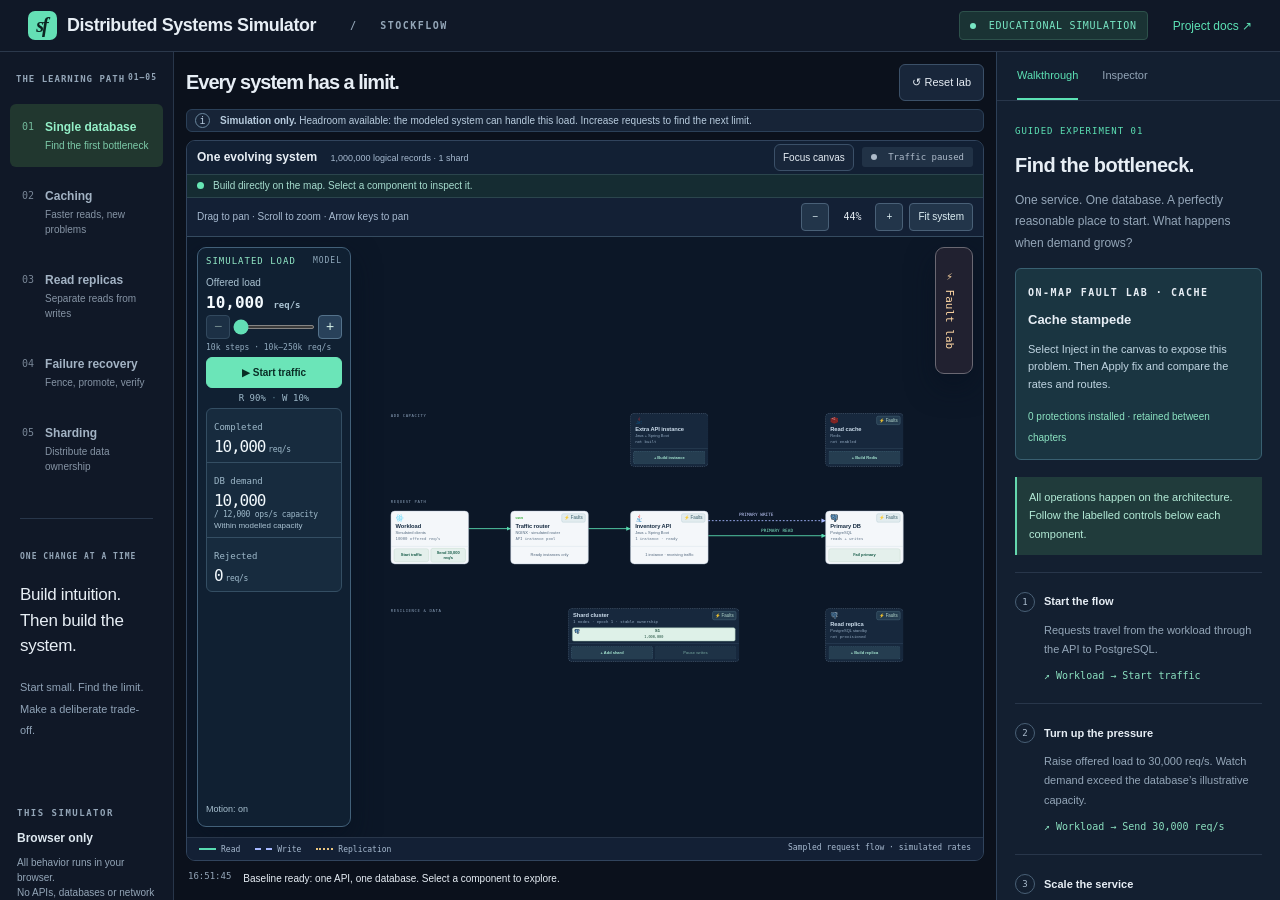
<file: index.html>
<!doctype html>
<html lang="en">
  <head>
    <meta charset="UTF-8" />
    <meta name="viewport" content="width=device-width, initial-scale=1" />
    <meta http-equiv="Content-Security-Policy" content="default-src 'self'; connect-src 'none'; script-src 'self'; style-src 'self' 'unsafe-inline'; img-src 'self'; base-uri 'none'" />
    <meta name="theme-color" content="#0c1727" />
    <title>Distributed Systems Simulator — StockFlow</title>
    <meta name="description" content="An interactive browser-only guide to distributed systems: caching, replication, sharding, failure recovery and data ownership." />
    <link rel="icon" type="image/svg+xml" sizes="any" href="./favicon.svg" />
    <link rel="stylesheet" href="./styles.css?v=database-lessons-1" />
  </head>
  <body>
    <a class="skip" href="#main">Skip to lab</a>
    <header class="topbar">
      <a class="brand" href="./" aria-label="Distributed Systems Simulator home"
        ><span class="brand-icon">s<span>f</span></span
        ><strong>Distributed Systems Simulator</strong></a
      ><span class="breadcrumb">/ &nbsp; STOCKFLOW</span>
      <div class="top-actions">
        <span class="mode"><i></i> EDUCATIONAL SIMULATION</span
        ><a
          class="repo-link"
          href="https://github.com/ArifMehmood16/stockflow"
          target="_blank"
          rel="noreferrer"
          >Project docs ↗</a
        >
      </div>
    </header>
    <div class="workspace">
      <aside class="rail" aria-label="Learning chapters">
        <div class="rail-heading">THE LEARNING PATH <span>01—05</span></div>
        <nav id="chapters"></nav>
        <div class="rail-note">
          <span class="tiny-label">ONE CHANGE AT A TIME</span>
          <p>Build intuition.<br />Then build the system.</p>
          <span
            >Start small. Find the limit.<br />Make a deliberate
            trade-off.</span
          >
        </div>
        <div class="budget">
          <span class="tiny-label">THIS SIMULATOR</span><b id="preview-mode">Browser only</b
          ><span id="preview-detail"
            >All behavior runs in your browser.<br />No APIs, databases or network load.</span
          >
          <div class="budget-line"><span></span></div>
          <small>1M virtual records · no dataset required<br />Assumptions: 22k req/s per API · 12k ops/s per DB · 80% cache hits</small>
        </div>
      </aside>
      <main id="main">
        <div class="page-heading">
          <div>
            <div class="eyebrow" id="chapter-number">
              EXPERIMENT 01 / THE BASELINE
            </div>
            <h1 id="lesson-title">Every system has a limit.</h1>
            <p id="lesson-subtitle">
              Follow a stock request. Then turn up the pressure.
            </p>
          </div>
          <button class="reset secondary" id="reset">↺ Reset lab</button>
        </div>
        <div class="notice">
          <span class="notice-mark">i</span>
          <p id="scale-notice"><strong>Simulation only.</strong> <span id="model-insight" aria-live="polite">Change one component at a time. All rates and failures are modeled.</span>
          </p>
        </div>
        <section class="architecture" aria-label="Interactive architecture">
          <div class="section-heading">
            <div>
              <span class="tiny-label">SIMULATED TOPOLOGY</span>
              <h2>
                One evolving system
                <span id="record-count">1,000,000 logical records</span>
              </h2>
            </div>
            <button id="focus-map" class="secondary" aria-pressed="false">
              Focus canvas
            </button>
            <div class="state-pill" id="run-state"><i></i> Traffic paused</div>
          </div>
          <div class="build-status" id="build-status" role="status">
            <span class="build-indicator"></span
            ><span id="build-message"
              >Build directly on the map. Select a component to inspect
              it.</span
            ><span class="build-mode">ILLUSTRATIVE LIFECYCLE</span>
          </div>
          <div class="canvas-toolbar" aria-label="Canvas controls">
            <span id="canvas-help">Drag to pan · Scroll to zoom · Arrow keys to pan</span>
            <button id="zoom-out" aria-label="Zoom out">−</button>
            <span id="zoom-level" aria-label="Canvas zoom">Fit</span>
            <button id="zoom-in" aria-label="Zoom in">+</button>
            <button id="fit-system">Fit system</button>
          </div>
          <div class="graph-scroll" tabindex="0" role="region" aria-label="Architecture canvas" aria-describedby="canvas-help">
            <div class="graph-stage">
              <div class="graph" id="graph">
                <svg class="edges" viewBox="0 0 1240 660" aria-hidden="true">
                  <defs></defs>
                  <g id="route-layer"></g>
                </svg>
                <div class="zone-label" style="left: 40px; top: 244px">
                  REQUEST PATH
                </div>
                <div class="zone-label" style="left: 40px; top: 50px">
                  ADD CAPACITY
                </div>
                <div class="zone-label" style="left: 40px; top: 490px">
                  RESILIENCE & DATA
                </div>
                <article
                  class="component-shell ready"
                  id="component-client"
                  style="left: 40px; top: 270px"
                  aria-label="Workload component"
                >
                  <button
                    class="node"
                    data-node="client"
                    aria-label="Inspect Workload"
                  >
                    <span class="node-top"
                      ><img
                        class="tech-logo"
                        src="./assets/react.svg"
                        alt=""
                      /><span class="node-state" id="client-status"
                        >READY</span
                      ></span
                    ><strong id="client-name">Workload</strong
                    ><span class="technology-name">Simulated clients</span
                    ><small id="client-meta">80 offered req/s</small>
                  </button>
                  <div class="component-action" id="client-actions"></div>
                  <div class="build-progress" aria-hidden="true">
                    <span></span>
                  </div>
                </article>
                <article
                  class="component-shell ready"
                  id="component-proxy"
                  style="left: 310px; top: 270px"
                  aria-label="Traffic router component"
                >
                  <button
                    class="node"
                    data-node="proxy"
                    aria-label="Inspect Traffic router"
                  >
                    <span class="node-top"
                      ><img
                        class="tech-logo"
                        src="./assets/nginx.svg"
                        alt=""
                      /><span class="node-state" id="proxy-status"
                        >READY</span
                      ></span
                    ><strong id="proxy-name">Traffic router</strong
                    ><span class="technology-name">NGINX · simulated router</span
                    ><small id="proxy-meta">API instance pool</small>
                  </button>
                  <div class="component-action" id="proxy-actions"></div>
                  <div class="build-progress" aria-hidden="true">
                    <span></span>
                  </div>
                </article>
                <article
                  class="component-shell ready"
                  id="component-api"
                  style="left: 580px; top: 270px"
                  aria-label="Inventory API component"
                >
                  <button
                    class="node"
                    data-node="api"
                    aria-label="Inspect Inventory API"
                  >
                    <span class="node-top"
                      ><img
                        class="tech-logo"
                        src="./assets/java.svg"
                        alt=""
                      /><span class="node-state" id="api-status"
                        >READY</span
                      ></span
                    ><strong id="api-name">Inventory API</strong
                    ><span class="technology-name">Java + Spring Boot</span
                    ><small id="api-meta">1 instance · ready</small>
                  </button>
                  <div class="component-action" id="api-actions"></div>
                  <div class="build-progress" aria-hidden="true">
                    <span></span>
                  </div>
                </article>
                <article
                  class="component-shell planned"
                  id="component-cache"
                  style="left: 1020px; top: 50px"
                  aria-label="Read cache component"
                >
                  <button
                    class="node inactive"
                    data-node="cache"
                    aria-label="Inspect Read cache"
                  >
                    <span class="node-top"
                      ><img
                        class="tech-logo"
                        src="./assets/redis.svg"
                        alt=""
                      /><span class="node-state" id="cache-status"
                        >NOT BUILT</span
                      ></span
                    ><strong id="cache-name">Read cache</strong
                    ><span class="technology-name">Redis</span
                    ><small id="cache-meta">not built</small>
                  </button>
                  <div class="component-action" id="cache-actions"></div>
                  <div class="build-progress" aria-hidden="true">
                    <span></span>
                  </div>
                </article>
                <article
                  class="component-shell ready"
                  id="component-db"
                  style="left: 1020px; top: 270px"
                  aria-label="Primary database component"
                >
                  <button
                    class="node"
                    data-node="db"
                    aria-label="Inspect Primary database"
                  >
                    <span class="node-top"
                      ><img
                        class="tech-logo"
                        src="./assets/postgresql.svg"
                        alt=""
                      /><span class="node-state" id="db-status"
                        >READY</span
                      ></span
                    ><strong id="db-name">Primary database</strong
                    ><span class="technology-name">PostgreSQL</span
                    ><small id="db-meta">reads + writes</small>
                  </button>
                  <div class="component-action" id="db-actions"></div>
                  <div class="build-progress" aria-hidden="true">
                    <span></span>
                  </div>
                </article>
                <article
                  class="component-shell planned"
                  id="component-replica"
                  style="left: 1020px; top: 490px"
                  aria-label="Read replica component"
                >
                  <button
                    class="node inactive"
                    data-node="replica"
                    aria-label="Inspect Read replica"
                  >
                    <span class="node-top"
                      ><img
                        class="tech-logo"
                        src="./assets/postgresql.svg"
                        alt=""
                      /><span class="node-state" id="replica-status"
                        >NOT BUILT</span
                      ></span
                    ><strong id="replica-name">Read replica</strong
                    ><span class="technology-name">PostgreSQL standby</span
                    ><small id="replica-meta">not built</small>
                  </button>
                  <div class="component-action" id="replica-actions"></div>
                  <div class="build-progress" aria-hidden="true">
                    <span></span>
                  </div>
                </article>
                <article
                  class="component-shell planned"
                  id="component-shard"
                  style="left: 440px; top: 490px"
                  aria-label="Shard cluster component"
                >
                  <button
                    class="node inactive"
                    data-node="shard"
                    aria-label="Inspect Shard cluster"
                  >
                    <span class="node-top"
                      ><img
                        class="tech-logo"
                        src="./assets/postgresql.svg"
                        alt=""
                      /><span class="node-state" id="shard-status"
                        >NOT BUILT</span
                      ></span
                    ><strong id="shard-name">Shard cluster</strong
                    ><span class="technology-name">PostgreSQL primary</span
                    ><small id="shard-meta">not built</small>
                  </button>
                  <div
                    id="shard-bank"
                    aria-label="Records owned by each shard"
                  ></div>
                  <div class="component-action" id="shard-actions"></div>
                  <div class="build-progress" aria-hidden="true">
                    <span></span>
                  </div>
                </article>
                <article
                  class="component-shell planned"
                  id="component-api2"
                  style="left: 580px; top: 50px"
                  aria-label="Extra API instance component"
                >
                  <button
                    class="node inactive"
                    data-node="api2"
                    aria-label="Inspect Extra API instance"
                  >
                    <span class="node-top"
                      ><img
                        class="tech-logo"
                        src="./assets/java.svg"
                        alt=""
                      /><span class="node-state" id="api2-status"
                        >NOT BUILT</span
                      ></span
                    ><strong id="api2-name">Extra API instance</strong
                    ><span class="technology-name">Java + Spring Boot</span
                    ><small id="api2-meta">not built</small>
                  </button>
                  <div class="component-action" id="api2-actions"></div>
                  <div class="build-progress" aria-hidden="true">
                    <span></span>
                  </div>
                </article>
              </div>
            </div>
            <aside class="canvas-telemetry canvas-dock" aria-label="Workload and illustrative capacity rates">
              <div class="dock-heading"><span>SIMULATED LOAD</span><small id="telemetry-mode">MODEL</small></div>
              <div class="load-control">
                <label for="load" id="load-label">Offered load</label>
                <output for="load" id="load-value">10,000 <small>req/s</small></output>
                <div class="load-steps">
                  <button id="load-down" type="button" aria-label="Decrease offered load by 10,000 requests per second">−</button>
                  <input id="load" type="range" min="10000" max="250000" step="10000" value="10000" aria-describedby="load-step-note" />
                  <button id="load-up" type="button" aria-label="Increase offered load by 10,000 requests per second">+</button>
                </div>
                <small id="load-step-note">10k steps · 10k–250k req/s</small>
              </div>
              <button id="run" class="primary run">▶ Start traffic</button>
              <div class="traffic-mix" id="traffic-mix">R 90% <span>·</span> W 10%</div>
              <div class="metrics" aria-label="Illustrative capacity rates">
                <div class="metric"><span id="completed-label">Completed</span><strong id="completed">10,000<small>req/s</small></strong></div>
                <div class="metric"><span id="db-demand-label">DB demand</span><strong id="db-demand">10,000<small>/ 12,000 ops/s capacity</small></strong><p id="db-pressure">Within modelled capacity</p></div>
                <div class="metric"><span id="rejected-label">Rejected</span><strong id="rejected">0<small>req/s</small></strong></div>
              </div>
              <button id="motion" class="icon-button" aria-pressed="false" title="Toggle reduced motion">Motion: on</button>
            </aside>
            <details class="fault-console canvas-dock" id="fault-console">
              <summary aria-label="Toggle fault injection controls"><span>⚡ Fault lab</span></summary>
              <div class="fault-console-body" aria-label="On-map fault controls">
                <span class="tiny-label">TARGET COMPONENT</span>
                <strong id="fault-target">Redis cache</strong>
                <label for="fault-select">Failure scenario</label>
                <select id="fault-select"></select>
                <button id="inject-fault">Inject fault</button>
                <button id="fix-fault">Apply fix</button>
                <button id="recover-fault">Recover</button>
                <span id="quality"></span>
                <p id="fault-outcome"></p>
              </div>
            </details>
          </div>
          <div class="graph-footer">
            <div class="legend">
              <span><i class="read-line"></i> Read</span
              ><span><i class="write-line"></i> Write</span
              ><span><i class="replication-line"></i> Replication</span>
            </div>
            <span>Sampled request flow · simulated rates</span>
          </div>
        </section>
        <section class="activity">
          <div class="section-heading">
            <div>
              <span class="tiny-label">WHAT JUST HAPPENED</span>
              <h2>Experiment log</h2>
            </div>
            <span class="micro">Model actions · latest 6</span>
          </div>
          <ol id="event-log"></ol>
        </section>
        <footer class="main-footer">
          <span>STOCKFLOW / LEARN BY CHANGING THE SYSTEM</span
          ><span>01 — Design edition</span>
        </footer>
      </main>
      <aside
        class="guide-panel"
        aria-label="Lesson guide and component inspector"
      >
        <div class="panel-tabs" role="tablist" aria-label="Right panel">
          <button
            role="tab"
            id="guide-tab"
            aria-selected="true"
            aria-controls="guide-content"
          >
            Walkthrough</button
          ><button
            role="tab"
            id="inspect-tab"
            aria-selected="false"
            aria-controls="inspect-content"
            tabindex="-1"
          >
            Inspector
          </button>
        </div>
        <div
          id="guide-content"
          role="tabpanel"
          aria-labelledby="guide-tab"
        ></div>
        <div
          id="inspect-content"
          role="tabpanel"
          aria-labelledby="inspect-tab"
          hidden
        ></div>
        <div class="panel-bottom">
          <span class="tiny-label">THE ENGINEERING QUESTION</span>
          <p id="reflection">
            Which resource actually limits the next request?
          </p>
          <a
            href="https://github.com/ArifMehmood16/stockflow/blob/main/docs/SIMULATION.md"
            target="_blank"
            rel="noreferrer"
            >Read the full experiment spec ↗</a
          >
        </div>
      </aside>
    </div>
    <div
      id="announcement"
      class="sr-only"
      role="status"
      aria-live="polite"
    ></div>
    <div class="hover-card" id="hover-card" role="tooltip" hidden>
      <span class="hover-kicker">ILLUSTRATIVE MODEL</span>
      <strong id="hover-title"></strong>
      <span id="hover-state"></span>
      <p id="hover-detail"></p>
      <small>Click component to keep details in Inspector</small>
    </div>
    <script type="module" src="./app.mjs?v=database-lessons-1"></script>
  </body>
</html>
</file>
<file: styles.css>
:root {
  --bg: #f5f6f3;
  --paper: #fff;
  --ink: #20312e;
  --muted: #71817b;
  --line: #dde4de;
  --accent: #147565;
  --soft: #e9f3ed;
  --amber: #af741d;
  --danger: #b44f3e;
  --mono: ui-monospace, SFMono-Regular, Consolas, monospace;
}
* {
  box-sizing: border-box;
}
body {
  margin: 0;
  background: var(--bg);
  color: var(--ink);
  font:
    14px/1.5 -apple-system,
    BlinkMacSystemFont,
    "Segoe UI",
    sans-serif;
}
button,
input,
a {
  -webkit-tap-highlight-color: transparent;
}
button {
  font: inherit;
  cursor: pointer;
}
button:disabled {
  cursor: default;
  opacity: 0.5;
}
a {
  color: var(--accent);
  text-decoration: none;
}
button:focus-visible,
a:focus-visible,
input:focus-visible {
  outline: 3px solid #269c85;
  outline-offset: 4px;
}
button {
  color: inherit;
}
button:hover:not(:disabled) {
  filter: brightness(0.97);
}
.topbar {
  height: 76px;
  background: var(--paper);
  border-bottom: 1px solid var(--line);
  display: flex;
  align-items: center;
  padding: 0 28px;
  gap: 34px;
}
.brand {
  display: flex;
  align-items: center;
  gap: 10px;
  color: var(--ink);
}
.brand strong {
  font-size: 25px;
  letter-spacing: -1px;
}
.brand-icon {
  height: 29px;
  width: 29px;
  display: flex;
  align-items: center;
  justify-content: center;
  background: var(--accent);
  border-radius: 7px;
  color: white;
  font: bold italic 20px Georgia;
}
.brand-icon span {
  margin-left: -2px;
}
.breadcrumb,
.tiny-label,
.rail-heading,
.eyebrow {
  font: 10px/1.6 var(--mono);
  letter-spacing: 1.5px;
  font-weight: 600;
}
.breadcrumb {
  color: var(--muted);
}
.top-actions {
  margin-left: auto;
  display: flex;
  align-items: center;
  gap: 25px;
}
.mode {
  font: 10px var(--mono);
  letter-spacing: 0.7px;
  background: #eff3ee;
  padding: 8px 10px;
  border-radius: 4px;
  color: #54705c;
}
.mode i,
.state-pill i {
  width: 6px;
  height: 6px;
  display: inline-block;
  border-radius: 50%;
  background: currentColor;
  margin-right: 6px;
}
.repo-link {
  font-size: 12px;
}
.workspace {
  display: grid;
  grid-template-columns: 200px minmax(0, 1fr) 308px;
  max-width: 1920px;
  margin: auto;
}
.rail {
  padding: 32px 18px;
  border-right: 1px solid var(--line);
  min-height: calc(100vh - 76px);
  display: flex;
  flex-direction: column;
}
.rail-heading {
  color: var(--muted);
  font-size: 9px;
  display: flex;
  justify-content: space-between;
  margin: 0 6px 18px;
  letter-spacing: 1px;
}
.rail-heading span {
  font-size: 8px;
}
.chapter {
  display: flex;
  gap: 11px;
  align-items: flex-start;
  text-align: left;
  border: 0;
  background: transparent;
  padding: 14px 12px;
  width: 100%;
  border-radius: 6px;
  margin-bottom: 6px;
  color: #65726e;
}
.chapter.selected {
  background: #e4eee6;
  color: var(--accent);
}
.chapter .number {
  font: 10px/1.8 var(--mono);
  opacity: 0.7;
}
.chapter b {
  display: block;
  font-size: 12px;
  font-weight: 600;
}
.chapter small {
  font-size: 10px;
  display: block;
  margin-top: 2px;
  opacity: 0.8;
}
.rail-note {
  margin: 35px 10px 25px;
  padding-top: 25px;
  border-top: 1px solid var(--line);
}
.rail-note .tiny-label {
  font-size: 8px;
  color: var(--muted);
  letter-spacing: 1px;
}
.rail-note p {
  font-size: 17px;
  line-height: 1.5;
  letter-spacing: -0.3px;
}
.rail-note > span:last-child {
  font-size: 11px;
  color: var(--muted);
  line-height: 1.8;
}
.budget {
  margin: auto 7px 0;
  padding-top: 40px;
  font-size: 10px;
  color: var(--muted);
}
.budget b {
  display: block;
  color: var(--ink);
  font-size: 12px;
  margin: 8px 0;
}
.budget span {
  display: block;
}
.budget .tiny-label {
  font-size: 9px;
}
.budget-line {
  height: 3px;
  background: var(--line);
  margin: 14px 0 8px;
}
.budget-line span {
  width: 15%;
  height: 3px;
  background: var(--accent);
}
main {
  padding: 32px 28px 12px;
  min-width: 0;
}
.page-heading {
  display: flex;
  justify-content: space-between;
  gap: 12px;
  align-items: center;
  margin-bottom: 23px;
}
.eyebrow {
  color: var(--accent);
  font-size: 9px;
  letter-spacing: 1.7px;
}
h1 {
  font-size: 28px;
  letter-spacing: -1px;
  font-weight: 600;
  margin: 8px 0 5px;
  line-height: 1.2;
}
.page-heading p {
  color: var(--muted);
  font-size: 12px;
  margin: 9px 0 0;
}
.secondary {
  border: 1px solid var(--line);
  border-radius: 6px;
  background: transparent;
  padding: 9px 12px;
  font-size: 11px;
  white-space: nowrap;
}
.notice {
  background: #edf1e9;
  border: 1px solid #e1e7db;
  border-radius: 6px;
  display: flex;
  gap: 10px;
  align-items: center;
  padding: 9px 13px;
  color: #67745f;
  font-size: 10px;
  margin-bottom: 20px;
}
.notice p {
  margin: 0;
}
.notice strong {
  font-weight: 600;
}
.notice-mark {
  border: 1px solid #a3b197;
  border-radius: 50%;
  width: 15px;
  height: 15px;
  flex: none;
  text-align: center;
  font: 10px/13px var(--mono);
}
.controls {
  display: flex;
  align-items: center;
  gap: 23px;
  padding: 17px 20px;
  background: white;
  border: 1px solid var(--line);
  border-radius: 8px;
  margin-bottom: 20px;
}
.load-control {
  flex: 1;
  min-width: 145px;
}
.control-label {
  display: flex;
  justify-content: space-between;
  align-items: center;
  font-size: 11px;
  font-weight: 500;
}
output {
  font: 15px var(--mono);
  color: var(--accent);
}
output small {
  font-size: 9px;
  color: var(--muted);
}
input[type="range"] {
  width: 100%;
  accent-color: var(--accent);
  height: 4px;
  display: block;
  margin: 15px 0 10px;
}
.range-labels {
  display: flex;
  justify-content: space-between;
  font: 8px var(--mono);
  color: var(--muted);
}
.mix-control {
  border-left: 1px solid var(--line);
  padding-left: 20px;
  white-space: nowrap;
}
.mix-control strong {
  display: block;
  font: 11px var(--mono);
  margin: 7px 0 3px;
}
.mix-control strong span {
  color: #aab4ac;
}
.micro {
  font-size: 9px;
  color: var(--muted);
}
.primary {
  background: var(--accent);
  border: 1px solid var(--accent);
  color: white;
  border-radius: 6px;
  padding: 11px 14px;
  font-size: 11px;
  font-weight: 500;
}
.run {
  white-space: nowrap;
}
.icon-button {
  border: 0;
  background: transparent;
  color: var(--muted);
  font-size: 9px;
  padding: 6px;
}
.architecture {
  border: 1px solid var(--line);
  border-radius: 9px;
  background: #fcfdfa;
  overflow: hidden;
}
.section-heading {
  padding: 17px 20px;
  display: flex;
  justify-content: space-between;
  align-items: center;
}
.section-heading .tiny-label {
  font-size: 8px;
  letter-spacing: 1.3px;
  color: var(--muted);
}
h2 {
  font-size: 13px;
  font-weight: 600;
  margin: 3px 0 0;
}
.state-pill {
  font: 9px var(--mono);
  color: var(--muted);
  background: #eef1eb;
  padding: 5px 9px;
  border-radius: 3px;
}
.state-pill.active {
  color: var(--accent);
  background: var(--soft);
}
.graph-scroll {
  overflow-x: auto;
}
.graph {
  position: relative;
  width: 880px;
  height: 430px;
  transform-origin: top left;
  background-image: radial-gradient(#d9e2d9 0.8px, transparent 0.8px);
  background-size: 16px 16px;
}
.edges {
  width: 880px;
  height: 415px;
  position: absolute;
  inset: 0;
}
.edges text {
  font: 8px var(--mono);
  fill: #819186;
}
.edge {
  stroke: #94b3a7;
  stroke-width: 1.5;
  fill: none;
  color: #94b3a7;
}
.edge.write {
  stroke: #5b7570;
  stroke-dasharray: 4 4;
  color: #5b7570;
}
.edge.replication {
  stroke: #c4a167;
  stroke-dasharray: 2 5;
  color: #c4a167;
}
.edge.optional {
  opacity: 0.17;
}
.edge.enabled {
  opacity: 1;
}
.running:not(.reduced) .edge:not(.optional),
.running:not(.reduced) .edge.enabled {
  stroke-dasharray: 6 10;
  animation: flow 1.4s linear infinite;
}
.edge.failed {
  stroke: var(--danger);
  color: var(--danger);
  animation: none !important;
}
.node {
  width: 140px;
  height: 80px;
  position: absolute;
  text-align: left;
  background: white;
  border: 1px solid #cddcd3;
  border-radius: 7px;
  padding: 10px 12px;
  display: flex;
  flex-direction: column;
  gap: 3px;
}
.node-top {
  display: flex;
  justify-content: space-between;
  align-items: center;
  position: absolute;
  top: 9px;
  left: 12px;
  right: 12px;
}
.node-symbol {
  font: 15px/1 var(--mono);
  color: var(--accent);
}
.health-dot {
  width: 5px;
  height: 5px;
  border-radius: 50%;
  background: #44896c;
}
.node strong {
  font-size: 11px;
  margin-top: 21px;
  font-weight: 600;
}
.node small {
  font: 8px var(--mono);
  color: var(--muted);
  white-space: nowrap;
  letter-spacing: -0.3px;
}
.node-tag {
  position: absolute;
  bottom: -19px;
  left: 0;
  font: 7px var(--mono);
  color: var(--muted);
  letter-spacing: 1px;
}
.node.inactive {
  background: #f4f6f0;
  border-style: dashed;
  border-color: #d4ded3;
  opacity: 0.55;
}
.node.inactive .health-dot {
  background: #bdc6bc;
}
.node.database {
  border-color: #99b7a3;
}
.node.stressed {
  border-color: #c89c55;
  background: #fffaf0;
}
.node.stressed .health-dot {
  background: var(--amber);
}
.node.failed {
  border-color: #c78274;
  background: #fff6f3;
}
.node.failed .health-dot {
  background: var(--danger);
}
.node.pinned {
  outline: 2px solid var(--accent);
  outline-offset: 3px;
}
.graph-caption {
  position: absolute;
  left: 26px;
  top: 31px;
  font: 8px var(--mono);
  color: #8a978d;
}
.graph-footer {
  border-top: 1px solid var(--line);
  display: flex;
  justify-content: space-between;
  padding: 12px 18px;
  font: 8px var(--mono);
  color: var(--muted);
}
.legend {
  display: flex;
  gap: 16px;
}
.legend span {
  display: flex;
  align-items: center;
  gap: 5px;
}
.legend i {
  width: 17px;
  display: inline-block;
  border-top: 2px solid #7da692;
}
.legend .write-line {
  border-color: #5b7570;
  border-top-style: dashed;
}
.legend .replication-line {
  border-color: #c4a167;
  border-top-style: dotted;
}
.metrics {
  display: grid;
  grid-template-columns: repeat(4, 1fr);
  gap: 0;
  background: white;
  border: 1px solid var(--line);
  border-radius: 7px;
  margin: 20px 0;
}
.metric {
  padding: 17px 18px;
  min-width: 0;
  border-right: 1px solid var(--line);
}
.metric:last-child {
  border: 0;
}
.metric > span {
  font-size: 9px;
  color: var(--muted);
}
.metric strong {
  font: 25px var(--mono);
  letter-spacing: -1.1px;
  display: block;
  margin: 8px 0;
}
.metric strong small {
  font: 8px var(--mono);
  letter-spacing: -0.3px;
  margin-left: 5px;
  color: var(--muted);
}
.metric p {
  font-size: 8px;
  color: var(--muted);
  margin: 0;
}
.metric.alert strong {
  color: var(--danger);
}
.activity {
  background: white;
  border: 1px solid var(--line);
  border-radius: 7px;
}
.activity .section-heading {
  padding-bottom: 10px;
}
.activity ol {
  list-style: none;
  margin: 0;
  padding: 0 20px 10px;
}
.activity li {
  border-top: 1px solid #edf1eb;
  padding: 9px 0;
  font-size: 10px;
  display: flex;
  gap: 12px;
}
.activity li span {
  font: 9px var(--mono);
  color: var(--muted);
  flex: none;
}
.activity li b {
  font-weight: 400;
}
.main-footer {
  display: flex;
  justify-content: space-between;
  color: #8c9891;
  font: 7px var(--mono);
  letter-spacing: 1px;
  padding: 21px 0 5px;
}
.guide-panel {
  background: #fff;
  border-left: 1px solid var(--line);
  display: flex;
  flex-direction: column;
  min-width: 0;
}
.panel-tabs {
  display: flex;
  border-bottom: 1px solid var(--line);
  padding: 18px 20px 0;
  gap: 24px;
}
.panel-tabs button {
  border: 0;
  border-bottom: 2px solid transparent;
  background: transparent;
  padding: 9px 0 14px;
  color: var(--muted);
  font-size: 11px;
}
.panel-tabs button[aria-selected="true"] {
  color: var(--accent);
  border-color: var(--accent);
}
#guide-content,
#inspect-content {
  padding: 26px 23px;
}
.guide-kicker {
  font: 9px var(--mono);
  color: var(--accent);
  letter-spacing: 1px;
}
.guide-panel h3 {
  font-size: 21px;
  line-height: 1.3;
  letter-spacing: -0.5px;
  margin: 12px 0;
}
.guide-intro {
  font-size: 12px;
  line-height: 1.8;
  color: var(--muted);
}
.step {
  padding: 19px 0;
  border-top: 1px solid var(--line);
}
.step-heading {
  display: flex;
  align-items: center;
  gap: 9px;
  font-size: 11px;
  font-weight: 600;
}
.step-num {
  font: 9px var(--mono);
  width: 20px;
  height: 20px;
  border: 1px solid var(--line);
  border-radius: 50%;
  display: flex;
  align-items: center;
  justify-content: center;
  color: var(--muted);
  flex: none;
}
.step.done .step-num {
  background: var(--soft);
  color: var(--accent);
  border-color: #c8dfd1;
}
.step p {
  font-size: 11px;
  line-height: 1.75;
  color: var(--muted);
  margin: 9px 0 12px 29px;
}
.step button {
  margin-left: 29px;
  max-width: calc(100% - 29px);
}
.tradeoff {
  background: #f6f3ec;
  border-radius: 6px;
  padding: 15px 16px;
  margin-top: 10px;
}
.tradeoff .tiny-label {
  font-size: 8px;
  color: #9b7c48;
}
.tradeoff p {
  font-size: 11px;
  line-height: 1.8;
  color: #827359;
  margin: 7px 0 0;
}
.panel-bottom {
  margin: auto 23px 25px;
  border-top: 1px solid var(--line);
  padding-top: 23px;
}
.panel-bottom .tiny-label {
  font-size: 8px;
  color: var(--muted);
}
.panel-bottom p {
  font-size: 12px;
  line-height: 1.8;
}
.panel-bottom a {
  font-size: 10px;
}
.inspect-role {
  font: 10px var(--mono);
  padding: 7px 10px;
  background: var(--soft);
  display: inline-block;
  border-radius: 3px;
  color: var(--accent);
}
.inspect-list {
  margin: 20px 0;
}
.inspect-list div {
  padding: 12px 0;
  border-bottom: 1px solid var(--line);
}
.inspect-list dt {
  font-size: 10px;
  color: var(--muted);
}
.inspect-list dd {
  font-size: 12px;
  margin: 4px 0 0;
}
.inspect-hint {
  font-size: 11px;
  color: var(--muted);
  line-height: 1.8;
}
.sr-only {
  position: absolute;
  width: 1px;
  height: 1px;
  padding: 0;
  margin: -1px;
  overflow: hidden;
  clip: rect(0, 0, 0, 0);
  white-space: nowrap;
  border: 0;
}
.skip {
  position: absolute;
  top: -100px;
  left: 10px;
  z-index: 50;
  background: white;
  padding: 10px;
}
.skip:focus {
  top: 8px;
}
[hidden] {
  display: none !important;
}
@keyframes flow {
  to {
    stroke-dashoffset: -32;
  }
}
@media (min-width: 1450px) {
  .workspace {
    grid-template-columns: 220px minmax(0, 1fr) 330px;
  }
  main {
    padding: 36px 36px 12px;
  }
}
@media (max-width: 1220px) {
  .workspace {
    grid-template-columns: 165px minmax(0, 1fr) 275px;
  }
  .rail {
    padding-left: 10px;
    padding-right: 10px;
  }
  main {
    padding: 26px 18px 10px;
  }
  .controls {
    gap: 12px;
    padding: 15px;
  }
  .mix-control {
    display: none;
  }
  h1 {
    font-size: 25px;
  }
  .metric {
    padding: 14px 10px;
  }
  .metric strong {
    font-size: 22px;
  }
  .metric strong small {
    display: block;
    margin: 3px 0;
  }
  .notice {
    font-size: 9px;
  }
  #guide-content,
  #inspect-content {
    padding: 23px 18px;
  }
  .breadcrumb {
    display: none;
  }
}
@media (max-width: 1020px) {
  .workspace {
    grid-template-columns: minmax(0, 1fr) 280px;
  }
  .rail {
    grid-column: 1/-1;
    min-height: 0;
    padding: 10px 18px;
    border-bottom: 1px solid var(--line);
    border-right: 0;
  }
  .rail-heading,
  .rail-note,
  .budget {
    display: none;
  }
  .rail nav {
    display: flex;
    gap: 7px;
    overflow: auto;
  }
  .chapter {
    min-width: 132px;
    margin: 0;
    padding: 9px;
  }
  .chapter small {
    display: none;
  }
  .chapter b {
    font-size: 10px;
  }
  .chapter .number {
    font-size: 9px;
  }
  .topbar {
    height: 64px;
    padding: 0 20px;
  }
  .graph {
    height: 430px;
  }
  .main-footer {
    font-size: 6px;
  }
}
@media (max-width: 760px) {
  .workspace {
    display: block;
  }
  .guide-panel {
    border-left: 0;
    border-top: 1px solid var(--line);
  }
  .topbar {
    padding: 0 16px;
    gap: 10px;
  }
  .brand strong {
    font-size: 21px;
  }
  .top-actions {
    gap: 12px;
  }
  .mode {
    font-size: 8px;
    padding: 6px;
  }
  .repo-link {
    display: none;
  }
  main {
    padding: 23px 16px 10px;
  }
  .page-heading {
    align-items: flex-start;
  }
  h1 {
    font-size: 24px;
  }
  .reset {
    padding: 7px;
    font-size: 9px;
  }
  .page-heading p {
    font-size: 11px;
  }
  .controls {
    flex-wrap: wrap;
    gap: 12px;
  }
  .load-control {
    flex-basis: 50%;
  }
  .run {
    font-size: 10px;
  }
  .icon-button {
    margin-left: auto;
  }
  .metrics {
    grid-template-columns: 1fr 1fr;
  }
  .metric:nth-child(2) {
    border-right: 0;
  }
  .metric:nth-child(-n + 2) {
    border-bottom: 1px solid var(--line);
  }
  .metric {
    padding: 15px;
  }
  .metric strong small {
    display: inline;
    margin-left: 6px;
  }
  .graph-footer {
    gap: 10px;
    flex-wrap: wrap;
  }
  .main-footer {
    display: none;
  }
  .panel-tabs {
    padding-top: 8px;
  }
  #guide-content,
  #inspect-content {
    padding: 23px;
  }
  .panel-bottom {
    margin-top: 12px;
  }
  .notice {
    font-size: 10px;
  }
  .section-heading {
    padding: 15px;
  }
  .state-pill {
    font-size: 8px;
  }
  .activity {
    margin-bottom: 16px;
  }
}
@media (prefers-reduced-motion: reduce) {
  .edge {
    animation: none !important;
  }
}
.graph-scroll {
  position: relative;
  height: 430px;
}
.graph {
  position: absolute;
  top: 0;
  left: 0;
}
/* Architecture controls live with their components. */
.graph {
  width: 960px;
  height: 670px;
}
.edges {
  width: 960px;
  height: 670px;
}
.graph-scroll {
  height: 670px;
}
.edge.optional {
  opacity: 0;
  transition:
    opacity 0.5s,
    stroke 0.5s;
}
.edge.enabled {
  opacity: 1;
}
.edge.muted-route {
  opacity: 0.13;
  animation: none !important;
}
.edge.cache-remainder {
  opacity: 0.32;
}
.routes-changed .edge.enabled {
  stroke-width: 3;
}
.routes-changed .edge.read:not(.muted-route) {
  stroke-width: 2.5;
}
.zone-label {
  position: absolute;
  font: 9px var(--mono);
  letter-spacing: 1.3px;
  color: #7c8d81;
}
.component-shell {
  position: absolute;
  width: 176px;
  height: 166px;
  background: white;
  border: 1px solid #b7cec0;
  border-radius: 9px;
  transition:
    background 0.4s,
    border-color 0.4s,
    opacity 0.4s;
  overflow: visible;
}
.component-shell .node {
  position: relative;
  width: 100%;
  height: 115px;
  border: 0;
  border-radius: 9px 9px 0 0;
  padding: 12px 13px;
  background: transparent;
  gap: 3px;
  opacity: 1;
  outline-offset: 1px;
}
.component-shell .node-top {
  top: 12px;
  left: 13px;
  right: 13px;
  align-items: center;
}
.tech-logo {
  width: 27px;
  height: 27px;
  object-fit: contain;
}
.node-state {
  font: 7px var(--mono);
  letter-spacing: 0.7px;
  color: var(--accent);
}
.component-shell .node strong {
  font-size: 13px;
  letter-spacing: -0.2px;
  margin-top: 35px;
}
.technology-name {
  font-size: 10px;
  color: #566d62;
}
.component-shell .node small {
  font-size: 9px;
  letter-spacing: -0.1px;
  margin-top: 2px;
}
.component-action {
  padding: 7px 10px;
  border-top: 1px solid #e2eae0;
  min-height: 49px;
  display: flex;
  gap: 4px;
  align-items: center;
  justify-content: center;
}
.map-action {
  border: 1px solid #d0e2d5;
  border-radius: 5px;
  background: #eff7f0;
  padding: 7px 8px;
  color: #226751;
  font-size: 10px;
  line-height: 1.25;
  min-height: 32px;
  flex: 1;
}
.map-action:disabled {
  opacity: 0.5;
}
.map-fact {
  font-size: 9px;
  line-height: 1.5;
  color: #6e8075;
  text-align: center;
}
.component-shell.planned {
  background: rgba(249, 251, 245, 0.8);
  border: 1px dashed #bdcdbd;
}
.component-shell.planned .tech-logo {
  filter: grayscale(1);
  opacity: 0.65;
}
.component-shell.planned .node-state {
  color: #81917e;
}
.component-shell.planned .map-action {
  background: #fff;
  border-style: dashed;
}
.component-shell.building {
  border: 1px solid #c4a56b;
  background: #fffdf3;
  animation: component-assemble 0.6s ease both;
}
.component-shell.building .node-state {
  color: #9a742c;
}
.build-progress {
  position: absolute;
  bottom: -1px;
  left: 0;
  right: 0;
  height: 3px;
  border-radius: 0 0 9px 9px;
  overflow: hidden;
  display: none;
}
.building .build-progress {
  display: block;
}
.build-progress span {
  display: block;
  width: 100%;
  height: 100%;
  background: #ba954a;
  transform-origin: left;
  animation: build-fill 2.9s linear;
}
.component-shell.ready {
  animation: component-ready 0.65s ease;
}
.component-shell .node.failed {
  background: #fff0eb;
}
.component-shell .node.stressed {
  background: #fff9eb;
}
.build-status {
  padding: 12px 20px;
  border-top: 1px solid var(--line);
  border-bottom: 1px solid var(--line);
  background: #f0f5ee;
  display: flex;
  align-items: center;
  gap: 9px;
  font-size: 10px;
  color: #526c59;
  min-height: 47px;
}
.build-indicator {
  height: 7px;
  width: 7px;
  border-radius: 50%;
  background: #509570;
  flex: none;
}
.is-building {
  background: #faf5e9;
  color: #92702d;
}
.is-building .build-indicator {
  background: #c49b44;
}
.build-mode {
  margin-left: auto;
  font: 7px var(--mono);
  letter-spacing: 1px;
  white-space: nowrap;
}
.guide-map-note {
  font-size: 11px;
  line-height: 1.7;
  color: #356951;
  background: #eef6ee;
  border-left: 2px solid #86b299;
  padding: 11px 12px;
  margin: 17px 0;
}
.location-cue {
  display: block;
  margin-left: 29px;
  color: #29765b;
  font: 10px/1.7 var(--mono);
}
.step p {
  margin-bottom: 8px;
}
.graph-footer {
  font-size: 9px;
}
.legend {
  gap: 15px;
}
@keyframes component-assemble {
  from {
    transform: translateY(9px) scale(0.97);
    opacity: 0.45;
  }
  to {
    transform: none;
    opacity: 1;
  }
}
@keyframes component-ready {
  from {
    border-color: #30a97c;
    background: #e4f6e9;
  }
  to {
    background: white;
  }
}
@keyframes build-fill {
  from {
    transform: scaleX(0);
  }
  to {
    transform: scaleX(1);
  }
}
@media (prefers-reduced-motion: reduce) {
  .component-shell,
  .build-progress span {
    animation: none !important;
    transition: none !important;
  }
}
.reduced .component-shell,
.reduced .build-progress span {
  animation: none !important;
  transition: none !important;
}
@media (max-width: 760px) {
  .build-mode {
    display: none;
  }
  .build-status {
    padding: 10px 14px;
  }
  .component-shell .node:focus-visible {
    outline-offset: -3px;
  }
}
/* Dark workbench with light infrastructure cards. */
:root {
  --bg: #0b111c;
  --paper: #121c2b;
  --ink: #e7eef5;
  --muted: #94a6b8;
  --line: #28364a;
  --accent: #5ce1b4;
  --soft: #183a37;
  --amber: #edb968;
  --danger: #ed937b;
}
body {
  background: var(--bg);
  color: var(--ink);
}
.topbar {
  background: #101827;
  border-color: #2b384b;
}
.brand-icon {
  background: #64e0b5;
  color: #0b2521;
}
.mode {
  color: #78e6c4;
  background: #1a3334;
  border: 1px solid #2d514b;
}
.rail {
  background: #101827;
}
.chapter {
  color: #a3b3c4;
}
.chapter.selected {
  background: #21372f;
  color: #94f0c8;
}
.rail-note > span:last-child {
  color: #8fa2b6;
}
.budget-line {
  background: #243449;
}
.notice {
  background: #172437;
  border: 1px solid #2b4058;
  color: #b8ccde;
}
.notice-mark {
  border-color: #6a879e;
}
.controls {
  background: #142034;
  border-color: #2e4057;
}
.mix-control strong {
  color: #d9e7f3;
}
.primary {
  background: #6be5b8;
  color: #092d25;
  border-color: #6be5b8;
  font-weight: 700;
}
.secondary {
  border-color: #3b5068;
  background: #18263a;
}
.architecture {
  background: #101c2c;
  border-color: #31445d;
}
.section-heading {
  background: #122034;
}
.state-pill {
  background: #213246;
  color: #adbac9;
}
.state-pill.active {
  background: #20443d;
  color: #82f0c7;
}
.build-status {
  background: #152c32;
  border-color: #2b454d;
  color: #a7ddcf;
}
.build-indicator {
  background: #67e7b4;
}
.is-building {
  background: #352e24;
  color: #f1cf94;
}
.is-building .build-indicator {
  background: #f5c979;
}
.graph {
  background-color: #0c1727;
  background-image: radial-gradient(#2d4059 0.8px, transparent 0.8px);
}
.zone-label {
  color: #8a9fb8;
}
.edges text {
  fill: #9baec5;
}
.edge {
  stroke: #58dbb1;
  color: #58dbb1;
  stroke-width: 2;
}
.edge.write {
  stroke: #a6b8ff;
  color: #a6b8ff;
}
.edge.replication {
  stroke: #eac57f;
  color: #eac57f;
}
.edge.failed {
  stroke: #fa8f88;
  color: #fa8f88;
}
.graph-footer {
  background: #132035;
  color: #a7bad0;
}
.legend .read-line {
  border-color: #58dbb1;
}
.legend .write-line {
  border-color: #a6b8ff;
}
.legend .replication-line {
  border-color: #eac57f;
}
.component-shell {
  background: #f4f7fa;
  border-color: #b8c7d6;
  color: #182d43;
}
.component-shell .node {
  color: #182d43;
}
.component-shell .node strong {
  font-weight: 700;
}
.component-shell .node small {
  color: #63778b;
}
.component-shell .node-state {
  color: #16785a;
}
.technology-name {
  color: #4f657b;
}
.component-action {
  border-color: #d4dee6;
}
.map-action {
  background: #e4f0ec;
  border-color: #c5d8ce;
  color: #175c49;
  font-weight: 600;
}
.map-fact {
  color: #52677d;
}
.component-shell.planned {
  background: #17283d;
  border: 1px dashed #627991;
  color: #d0dce9;
}
.component-shell.planned .node {
  color: #cbdceb;
}
.component-shell.planned .technology-name,
.component-shell.planned .node small {
  color: #91a8bf;
}
.component-shell.planned .node-state {
  color: #91a8bf;
}
.component-shell.planned .tech-logo {
  filter: none;
  opacity: 0.65;
}
.component-shell.planned .component-action {
  border-color: #334a61;
}
.component-shell.planned .map-action {
  background: #253d50;
  border-color: #557b8f;
  color: #a7e7d2;
}
.component-shell.building {
  background: #fff3d9;
  border-color: #e7ba72;
}
.component-shell .node.failed {
  background: #fde9e7;
}
.component-shell .node.stressed {
  background: #fff0d5;
}
.component-shell .node.pinned {
  outline-color: #5ce1b4;
}
.guide-panel {
  background: #131f30;
  border-color: #2d4058;
}
.guide-map-note {
  background: #203b3b;
  color: #b3ebd7;
  border-color: #64d7ae;
}
.location-cue {
  color: #8adfbf;
}
.step-num {
  border-color: #496076;
  color: #a9bacc;
}
.step.done .step-num {
  background: #254839;
  color: #97efc5;
  border-color: #3f6a56;
}
.tradeoff {
  background: #302d28;
  border: 1px solid #4b4437;
}
.tradeoff .tiny-label {
  color: #edc78b;
}
.tradeoff p {
  color: #d8c7ab;
}
.inspect-role {
  background: #22433e;
  color: #96ecd0;
}
.inspect-list dd {
  color: #d7e3ef;
}
.metrics {
  background: #e8eff5;
  border-color: #cbd9e4;
  color: #15304a;
}
.metric {
  border-color: #c2d2df;
}
.metric > span,
.metric p,
.metric strong small {
  color: #5a7085;
}
.metric.alert strong {
  color: #a44331;
}
.activity {
  background: #131f30;
  border-color: #2e4057;
}
.activity li {
  border-color: #27394f;
}
.main-footer {
  color: #7c91aa;
}
.skip {
  background: #122034;
  color: #9af0cd;
}
.panel-bottom a {
  color: #8be3c2;
}
.budget b {
  color: #dee8f0;
}
.range-labels {
  color: #9eafc2;
}
input[type="range"] {
  accent-color: #62dfb5;
}
.icon-button {
  color: #b5c5d6;
}
.graph-caption {
  color: #91a6bb;
}
@keyframes component-ready {
  from {
    border-color: #86ffb7;
    background: #c1f9dd;
  }
  to {
    background: #f4f7fa;
  }
}
@media (max-width: 760px) {
  .metric:nth-child(-n + 2) {
    border-bottom-color: #c2d2df;
  }
}
.graph-stage {
  position: relative;
  overflow: hidden;
}
.graph-scroll {
  overflow-y: hidden;
}
.component-shell .node strong {
  font-size: 14px;
}
.component-shell .node-state {
  font-size: 8px;
}
.component-shell .technology-name {
  font-size: 10px;
}
.component-shell .node small {
  white-space: normal;
  font-size: 9px;
}

/* One viewport: the topology fits; teaching panels scroll independently. */
.topbar {
  height: 52px;
}
.workspace {
  height: calc(100dvh - 52px);
  max-width: none;
  grid-template-columns: 174px minmax(0, 1fr) 284px;
}
.rail {
  min-height: 0;
  padding: 20px 10px;
  overflow-y: auto;
}
.rail-note {
  margin-top: 24px;
}
main {
  padding: 12px;
  display: flex;
  flex-direction: column;
  gap: 8px;
  min-height: 0;
}
.page-heading {
  margin: 0;
  min-height: 46px;
}
h1 {
  font-size: 22px;
  margin: 3px 0;
}
.page-heading p {
  font-size: 11px;
  margin: 0;
}
.notice {
  padding: 5px 9px;
  margin: 0;
  font-size: 10px;
}
.controls {
  padding: 7px 12px;
  margin: 0;
  gap: 15px;
  min-height: 56px;
}
.range-labels {
  font-size: 8px;
}
.control-label {
  font-size: 10px;
}
#load-value {
  font-size: 16px;
}
.mix-control strong {
  font-size: 10px;
}
.run {
  padding: 9px 12px;
}
.architecture {
  flex: 1;
  min-height: 0;
  display: flex;
  flex-direction: column;
  margin: 0;
}
.architecture > .section-heading {
  padding: 8px 12px;
  min-height: 38px;
  gap: 8px;
}
.architecture .section-heading h2 {
  font-size: 12px;
  margin: 0;
}
.architecture .section-heading .tiny-label {
  display: none;
}
#record-count {
  font-size: 9px;
  color: #a7bad0;
  font-weight: 400;
  margin-left: 10px;
}
#focus-map {
  font-size: 10px;
  padding: 5px 8px;
  margin-left: auto;
  white-space: nowrap;
}
.state-pill {
  font-size: 9px;
}
.build-status {
  min-height: 27px;
  padding: 5px 10px;
  margin: 0;
  font-size: 10px;
}
.build-mode {
  display: none;
}
#build-message {
  overflow: hidden;
  white-space: nowrap;
  text-overflow: ellipsis;
}
.graph-scroll {
  flex: 1;
  height: auto;
  min-height: 0;
  overflow: hidden;
  display: flex;
  align-items: center;
  justify-content: center;
  background: #0c1727;
}
.graph-stage {
  flex: none;
}
.graph,
.edges {
  width: 960px;
  height: 530px;
}
.graph {
  transform-origin: top left;
}
.component-shell {
  height: 132px;
}
.component-shell .node {
  height: 90px;
  padding: 7px 12px;
}
.component-shell .node-top {
  top: 7px;
}
.component-shell .node strong {
  margin-top: 28px;
  font-size: 14px;
}
.component-shell .node small {
  font-size: 10px;
}
.component-shell .node-state {
  display: none;
}
.tech-logo {
  width: 22px;
  height: 22px;
}
.component-action {
  min-height: 40px;
  padding: 4px 7px;
}
.map-action {
  font-size: 10px;
  min-height: 30px;
  padding: 5px;
}
.fault-open {
  position: absolute;
  top: 7px;
  right: 7px;
  color: #355b68;
  background: #e2ecef;
  border: 1px solid #b7ccd5;
  border-radius: 4px;
  padding: 4px 6px;
  font-size: 10px;
}
.planned .fault-open {
  background: #243c50;
  color: #b8dace;
  border-color: #507183;
}
.component-shell.faulted {
  box-shadow: 0 0 0 2px #f1a770;
}
#component-shard {
  width: 386px;
}
#component-shard .node {
  height: 46px;
  padding: 5px 12px;
  width: 180px;
}
#component-shard .node-top {
  display: none;
}
#component-shard .node strong {
  margin-top: 0;
}
#component-shard .technology-name {
  display: none;
}
#component-shard .node small {
  font-size: 9px;
}
#shard-bank {
  height: 42px;
  display: flex;
  gap: 5px;
  padding: 0 8px 4px;
}
.shard-cell {
  display: grid;
  grid-template-columns: 14px 1fr;
  gap: 0 3px;
  align-items: center;
  flex: 1;
  max-width: 63px;
  border: 1px solid #91b7a8;
  border-radius: 4px;
  padding: 2px 4px;
  background: #def1e8;
  color: #1b4c3a;
}
.shard-cell img {
  width: 14px;
  height: 14px;
}
.shard-cell b {
  font-size: 9px;
}
.shard-cell small {
  grid-column: 1/-1;
  font-size: 9px;
  font-family: var(--mono);
}
.empty-shard {
  border-style: dashed;
  background: #edf0f4;
  color: #5b6777;
}
.shard-down {
  background: #ffcfbf;
  border-color: #c34b32;
}
.fault-console {
  border-top: 1px solid #354b60;
  padding: 7px 10px;
  background: #172a3d;
}
.fault-console-controls {
  display: flex;
  align-items: center;
  gap: 6px;
}
#fault-target {
  font-size: 10px;
  color: #cbe3ed;
  min-width: 74px;
}
.fault-console select,
.fault-console button {
  background: #233f50;
  color: #d9f3e9;
  border: 1px solid #547788;
  border-radius: 4px;
  padding: 6px;
  font-size: 10px;
}
.fault-console select {
  max-width: 160px;
}
.fault-console button:disabled {
  opacity: 0.45;
}
#inject-fault {
  border-color: #cd996b;
  color: #f8ce9b;
}
#quality {
  margin-left: auto;
  font-size: 9px;
  color: #b3c5d9;
}
#fault-outcome {
  margin: 5px 0 0;
  color: #a9bdce;
  font-size: 10px;
}
.graph-footer {
  padding: 5px 12px;
  min-height: 23px;
  font-size: 8px;
}
.metrics {
  margin: 0;
  min-height: 57px;
}
.metric {
  padding: 7px 10px;
}
.metric strong {
  font-size: 20px;
  line-height: 1.3;
}
.metric strong small {
  display: inline;
  font-size: 9px;
  margin-left: 4px;
}
.metric > span {
  font-size: 8px;
}
.metric p {
  margin: 1px 0 0;
  font-size: 8px;
}
.activity {
  margin: 0;
  padding: 0;
  background: transparent;
  border: 0;
}
.activity .section-heading,
.main-footer {
  display: none;
}
.activity ol {
  padding: 0;
  margin: 0;
}
.activity li {
  padding: 2px;
  font-size: 10px;
  border: 0;
}
.activity li:not(:first-child) {
  display: none;
}
.guide-panel {
  min-height: 0;
  overflow-y: auto;
}
.panel-tabs {
  position: sticky;
  top: 0;
  background: #131f30;
  z-index: 2;
  padding-top: 6px;
  flex: none;
}
#guide-content,
#inspect-content {
  padding: 18px;
}
.guide-panel h3 {
  font-size: 20px;
}
.experiment-explanation {
  background: #1a3541;
  border: 1px solid #396071;
  border-radius: 6px;
  padding: 12px;
  margin: 14px 0;
}
.experiment-explanation b {
  display: block;
  margin-top: 8px;
  font-size: 13px;
}
.experiment-explanation p {
  font-size: 11px;
  line-height: 1.6;
  color: #c0d5e2;
}
.experiment-explanation small {
  font-size: 10px;
  color: #8ce3c2;
}
body.focus-map .workspace {
  grid-template-columns: 1fr;
}
body.focus-map .rail,
body.focus-map .guide-panel {
  display: none;
}
body.focus-map .page-heading,
body.focus-map .notice {
  display: none;
}
@media (max-width: 1100px) {
  .workspace {
    grid-template-columns: minmax(0, 1fr) 250px;
    grid-template-rows: 44px minmax(0, 1fr);
  }
  .rail {
    grid-column: 1/-1;
    min-height: 0;
    padding: 4px 10px;
    overflow: hidden;
  }
  .rail-heading,
  .rail-note,
  .budget {
    display: none;
  }
  .rail nav {
    display: flex;
    gap: 6px;
    overflow: auto;
  }
  .chapter {
    min-width: 124px;
    padding: 7px;
    margin: 0;
  }
  .chapter small {
    display: none;
  }
  .chapter b {
    font-size: 10px;
  }
  .mix-control,
  #quality,
  .state-pill {
    display: none;
  }
  body.focus-map .workspace {
    grid-template-rows: minmax(0, 1fr);
  }
}
@media (max-width: 760px) {
  .workspace {
    display: grid;
    grid-template-columns: 1fr;
    height: auto;
    min-height: calc(100dvh - 52px);
  }
  main {
    height: calc(100dvh - 96px);
    min-height: 500px;
    padding: 6px;
    gap: 5px;
  }
  .guide-panel {
    max-height: 60dvh;
  }
  .page-heading h1 {
    font-size: 18px;
  }
  .page-heading p,
  .eyebrow {
    display: none;
  }
  .notice {
    font-size: 9px;
  }
  .controls {
    min-height: 54px;
  }
  .metrics {
    display: grid;
    grid-template-columns: repeat(4, minmax(0, 1fr));
  }
  .metric {
    padding: 5px;
    border-bottom: 0;
  }
  .metric strong {
    font-size: 14px;
  }
  .metric strong small {
    display: block;
    margin: 0;
    font-size: 8px;
  }
  .metric p {
    display: none;
  }
  #record-count {
    display: block;
    margin: 2px 0 0;
    font-size: 8px;
  }
  .fault-console-controls {
    flex-wrap: wrap;
  }
  #fault-target {
    min-width: 0;
  }
  .fault-console select {
    max-width: 125px;
  }
  .fault-console {
    padding: 5px;
  }
  #fault-outcome {
    font-size: 9px;
  }
  body.focus-map main {
    height: calc(100dvh - 52px);
  }
}
.page-heading {
  min-height: 30px;
  flex: none;
}
.page-heading .eyebrow,
.page-heading p {
  display: none;
}
h1 {
  font-size: 20px;
}
.notice {
  flex: none;
  padding: 3px 8px;
}
.controls {
  flex: none;
  height: 50px;
  min-height: 50px;
  padding: 4px 10px;
}
.controls .control-label {
  margin: 0;
}
.controls input {
  margin: 3px 0;
}
.controls .micro,
.range-labels {
  display: none;
}
.architecture > .section-heading {
  height: 33px;
  min-height: 33px;
  padding: 3px 10px;
  flex: none;
}
.build-status {
  height: 24px;
  min-height: 24px;
  flex: none;
}
.graph,
.edges {
  width: 1240px;
  height: 660px;
}
.graph-scroll {
  position: relative;
  display: block;
  overflow: clip;
  cursor: grab;
  touch-action: none;
}
.graph-scroll.panning { cursor: grabbing; user-select: none; }
.graph-scroll:focus-visible { outline: 2px solid var(--accent); outline-offset: -2px; }
.graph-stage { position: absolute; inset: 0; overflow: visible; }
.canvas-toolbar {
  display: flex;
  align-items: center;
  gap: 6px;
  padding: 5px 10px;
  background: #132035;
  border-bottom: 1px solid #354b60;
  flex: none;
  font-size: 10px;
}
#canvas-help { margin-right: auto; color: #a7bad0; }
.canvas-toolbar button {
  border: 1px solid #496077;
  background: #22354a;
  color: #e0f1f6;
  border-radius: 4px;
  padding: 4px 8px;
  min-height: 28px;
  min-width: 28px;
}
#zoom-level { min-width: 34px; text-align: center; font-family: var(--mono); }
.edge.read { marker-end: url(#arrow-read); }
.edge.write { marker-end: url(#arrow-write); }
.edge.replication { marker-end: url(#arrow-replication); }
.running:not(.reduced) .edge.write.enabled { stroke-dasharray: 9 6; }
.running:not(.reduced) .edge.replication.enabled { stroke-dasharray: 2 7; }
.edges .route-label {
  font: 10px var(--mono);
  paint-order: stroke;
  stroke: #0c1727;
  stroke-width: 4px;
  stroke-linejoin: round;
  transition: opacity 0.25s;
}
.route-label.read { fill: #82e8c5; }
.route-label.write { fill: #c4ceff; }
.route-label.replication { fill: #eac57f; }
@media (max-width: 760px) {
  #canvas-help { font-size: 9px; max-width: 115px; }
}
.component-shell {
  height: 120px;
  display: grid;
  grid-template-rows: 78px 40px;
}
.component-shell .node {
  height: 78px;
  display: grid;
  grid-template-rows: 18px 16px 11px 11px;
  gap: 2px;
  padding: 6px 10px;
  min-width: 0;
  align-content: start;
}
.component-shell .node-top {
  position: static;
  padding-right: 58px;
}
.component-shell .tech-logo {
  width: 18px;
  height: 18px;
}
.component-shell .node strong {
  margin: 0;
  font-size: 13px;
  line-height: 16px;
}
.component-shell .technology-name {
  font-size: 9px;
  line-height: 11px;
}
.component-shell .node small {
  margin: 0;
  font-size: 9px;
  line-height: 11px;
  white-space: nowrap;
  overflow: hidden;
  text-overflow: ellipsis;
}
.component-action {
  min-height: 0;
  padding: 4px 6px;
  gap: 4px;
}
.map-action {
  min-width: 0;
  min-height: 30px;
  padding: 4px;
  font-size: 9px;
  line-height: 11px;
}
.fault-open {
  top: 5px;
  right: 6px;
  padding: 3px 5px;
  line-height: 12px;
}
#component-shard {
  grid-template-rows: 40px 38px 40px;
}
#component-shard .node {
  height: 40px;
  width: 100%;
  padding: 6px 78px 4px 10px;
  grid-template-rows: 16px 11px;
}
#component-shard .node strong {
  font-size: 13px;
}
#component-shard .node small {
  font-size: 9px;
}
#shard-bank {
  height: 38px;
  padding: 2px 8px 5px;
}
.shard-cell {
  min-width: 0;
  max-width: none;
  padding: 2px 4px;
  grid-template-rows: 12px 11px;
}
.shard-cell img {
  width: 12px;
  height: 12px;
}
.shard-cell small {
  font-size: 8px;
  line-height: 11px;
}
.component-shell .node.hovered {
  box-shadow: inset 0 0 0 2px #36b98e;
}
.shard-cell.hovered,
.shard-cell:focus-visible {
  outline: 2px solid #36b98e;
  outline-offset: 1px;
}
/* Animate inside reserved slots: adding capacity never moves a control. */
.component-shell.building {
  animation: none;
}
.building .node {
  animation: component-materialize 600ms ease-out;
}
.building .node-state {
  display: inline;
  font-size: 6px;
  letter-spacing: 0;
}
.component-shell[data-build-stage="checking"] .build-progress span {
  background: #31ae8a;
}
.shard-cell.new-shard {
  animation: shard-arrive 550ms ease-out;
}
.shard-cell.moved-buckets {
  animation: bucket-transfer 700ms ease-out;
}
@keyframes component-materialize {
  from { opacity: 0.35; filter: saturate(0); }
  to { opacity: 1; filter: saturate(1); }
}
@keyframes shard-arrive {
  from { opacity: 0; transform: translateY(3px) scale(0.9); }
  to { opacity: 1; transform: none; }
}
@keyframes bucket-transfer {
  35% { background: #85ebc1; box-shadow: inset 0 0 0 2px #208e67; }
}
.reduced .node,
.reduced .shard-cell {
  animation: none !important;
}
@media (prefers-reduced-motion: reduce) {
  .node,
  .shard-cell {
    animation: none !important;
  }
}
.hover-card {
  position: fixed;
  inset: auto;
  width: 252px;
  max-width: calc(100vw - 16px);
  padding: 14px;
  border-radius: 10px;
  background: #15283b;
  color: #dfecf7;
  border: 1px solid #5f8c9e;
  box-shadow: 0 10px 30px #0006;
  font-size: 12px;
  line-height: 1.45;
  z-index: 50;
  pointer-events: none;
}
.hover-card .hover-kicker {
  display: block;
  font: 8px var(--mono);
  letter-spacing: 1px;
  color: #95b7cb;
  margin-bottom: 7px;
}
.hover-card strong {
  display: block;
  font-size: 14px;
}
#hover-state {
  display: block;
  color: #8ce9c5;
  font-size: 11px;
  margin-top: 4px;
}
.hover-card p {
  margin: 9px 0;
}
.hover-card small {
  display: block;
  border-top: 1px solid #365268;
  padding-top: 8px;
  color: #a8bed0;
  font-size: 10px;
}
.metrics {
  flex: none;
  height: 56px;
  min-height: 56px;
}
.metric {
  padding: 5px 10px;
}
.metric strong {
  margin: 2px 0;
  font-size: 18px;
}
.metric p {
  display: none;
}
.fault-console {
  flex: none;
}
.graph-footer {
  flex: none;
  height: 22px;
}

/* Controls live over the model canvas; the fitted topology reserves their edges. */
.canvas-dock {
  position: absolute;
  z-index: 12;
  cursor: auto;
  touch-action: auto;
  border: 1px solid #426079;
  border-radius: 9px;
  background: rgba(17, 34, 51, 0.96);
  color: #dcebf4;
  box-shadow: 0 12px 28px #06111f99;
  backdrop-filter: blur(8px);
}
.canvas-telemetry {
  top: 10px;
  bottom: 10px;
  left: 10px;
  width: 154px;
  display: flex;
  flex-direction: column;
  gap: 5px;
  padding: 8px;
  overflow-y: auto;
  scrollbar-color: #45637a transparent;
  scrollbar-width: thin;
}
.dock-heading {
  display: flex;
  justify-content: space-between;
  gap: 5px;
  color: #91e6c5;
  font: 9px var(--mono);
  letter-spacing: 1px;
}
.dock-heading small { color: #91aabe; font-size: 8px; }
.canvas-telemetry .load-control { flex: none; min-width: 0; }
.canvas-telemetry .load-control label,
.fault-console-body label {
  display: block;
  margin-top: 4px;
  color: #a9c1d1;
  font-size: 10px;
}
.canvas-telemetry output {
  display: block;
  margin: 3px 0;
  color: #f5fbff;
  font-size: 19px;
  font-weight: 700;
}
.canvas-telemetry output small { color: #a9c1d1; font-size: 9px; }
.load-steps { display: flex; align-items: center; gap: 3px; }
.load-steps input[type="range"] { flex: 1; min-width: 0; margin: 0; }
.load-steps button {
  flex: none;
  width: 24px;
  height: 24px;
  padding: 0;
  border: 1px solid #54728b;
  border-radius: 4px;
  background: #28415a;
  color: #d5f1e7;
}
#load-step-note { display: block; margin-top: 4px; color: #91aabe; font: 8px var(--mono); }
.canvas-telemetry .run { width: 100%; padding: 7px 4px; font-size: 10px; }
.traffic-mix { color: #9eb9ca; font: 9px var(--mono); text-align: center; }
.traffic-mix span { color: #5b7d90; }
.canvas-telemetry .metrics {
  display: grid;
  grid-template-columns: 1fr;
  gap: 0;
  flex: none;
  height: auto;
  min-height: 0;
  margin: 0;
  border: 1px solid #344e63;
  border-radius: 6px;
  background: #172b3e;
  color: #e5f1f7;
}
.canvas-telemetry .metric {
  min-width: 0;
  padding: 6px 7px;
  border-right: 0;
  border-bottom: 1px solid #344e63;
}
.canvas-telemetry .metric:last-child { border-bottom: 0; }
.canvas-telemetry .metric > span { color: #9eb9ca; font: 9px var(--mono); }
.canvas-telemetry .metric strong {
  display: block;
  margin: 1px 0 0;
  color: #f1f8fc;
  font: 16px/1.2 var(--mono);
  white-space: nowrap;
}
.canvas-telemetry .metric strong small {
  display: inline;
  margin-left: 3px;
  color: #9eb9ca;
  font-size: 8px;
}
.canvas-telemetry #db-demand small { display: block; margin: 0; }
.canvas-telemetry .metric.alert strong { color: #ffb18f; }
.canvas-telemetry #db-pressure {
  display: block;
  margin: 2px 0 0;
  color: #a9c1d1;
  font-size: 8px;
  line-height: 1.3;
}
.canvas-telemetry #motion {
  align-self: start;
  margin-top: auto;
  padding: 2px 0;
  color: #a9c1d1;
}
.fault-console {
  top: 10px;
  right: 10px;
  bottom: auto;
  width: 38px;
  max-height: calc(100% - 20px);
  padding: 0;
  overflow-y: auto;
  scrollbar-color: #66566a transparent;
  scrollbar-width: thin;
  border: 1px solid #6a6872;
  background: rgba(35, 35, 49, 0.97);
}
.fault-console[open] { width: 180px; }
.fault-console summary {
  display: flex;
  align-items: center;
  justify-content: center;
  min-height: 125px;
  padding: 9px 7px;
  color: #ffd7a4;
  font: 11px var(--mono);
  cursor: pointer;
  list-style: none;
  writing-mode: vertical-rl;
}
.fault-console summary::-webkit-details-marker { display: none; }
.fault-console[open] summary {
  min-height: 36px;
  justify-content: flex-start;
  border-bottom: 1px solid #635667;
  writing-mode: horizontal-tb;
}
.fault-console-body { display: grid; gap: 6px; padding: 9px; }
.fault-console-body .tiny-label { color: #c4a7a9; font-size: 8px; }
.fault-console-body strong { overflow-wrap: anywhere; font-size: 11px; }
.fault-console select,
.fault-console button { width: 100%; min-width: 0; text-align: left; }
.fault-console select { max-width: none; }
#quality { display: block; margin: 0; color: #a9bdce; font-size: 9px; }
#fault-outcome { margin: 0; color: #a9bdce; font-size: 9px; line-height: 1.35; }
@media (max-width: 760px) {
  .canvas-telemetry { width: 124px; padding: 7px; gap: 5px; }
  .canvas-telemetry output { font-size: 16px; }
  .canvas-telemetry .metric { padding: 4px 5px; }
  .canvas-telemetry .metric strong { font-size: 13px; }
  .fault-console[open] { width: 158px; }
  .fault-console summary { min-height: 108px; }
  #quality { display: block; }
}

/* The product name states its educational purpose without widening the canvas. */
.brand strong { font-size: clamp(14px, 1.4vw, 20px); letter-spacing: -.4px; }
#model-insight { line-height: 1.5; }
@media (max-width: 1050px) { .breadcrumb { display: none; } }
@media (max-width: 600px) { .top-actions .mode { display: none; } }
</file>
